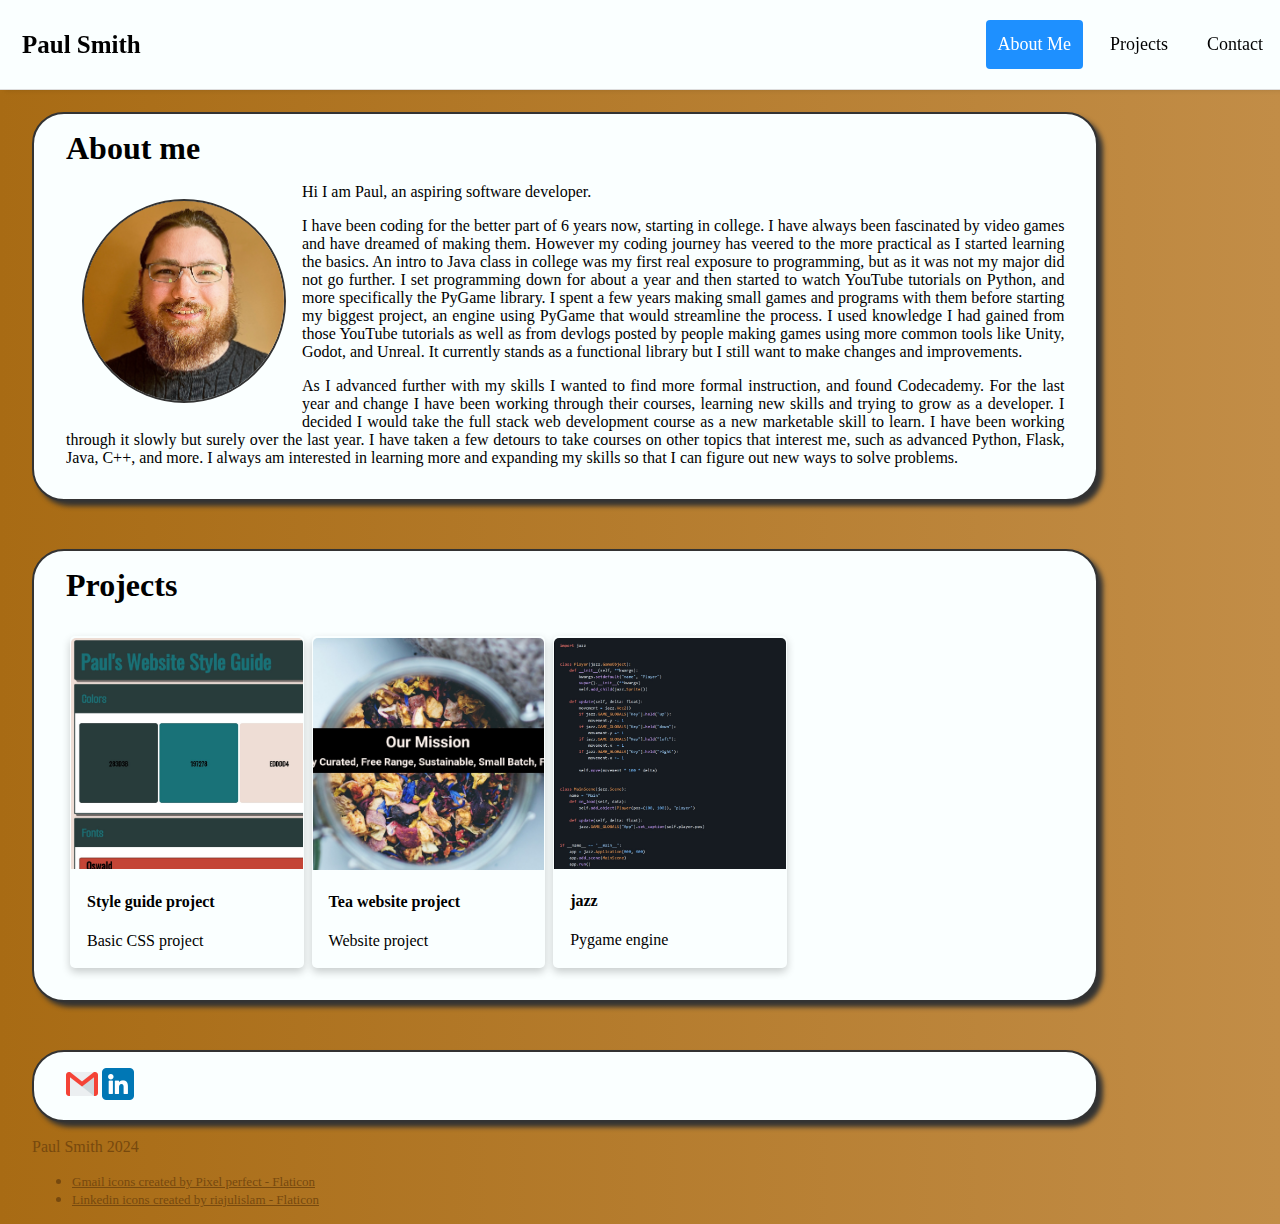
<file: index.html>
<!DOCTYPE html5>
<head>
    <title>Paul's Portfolio Page</title>
    <link rel="stylesheet" href="./styles/index-styles.css" type="text/css">
</head>

<header>
<a href="#default" class="logo">Paul Smith</a>
  <nav class="header-right">
    <a class="active" href="#aboutMe">About Me</a>
    <a href="#projects">Projects</a>
    <a href="#contact">Contact</a>
  </nav>
</header>
 
<body>
  <article id="aboutMe"> <!-- Bio article element-->
    <h1>About me</h1>
    <div class="portrait">
      <img src="./Media/paul_headshot.JPG" id="headshot">
    </div>
    <div class="bio">
      <p>
	Hi I am Paul, an aspiring software developer.
      </p>
      <p>
	I have been coding for the better part of 6 years now, starting in college. I have always been fascinated by video games and have dreamed of making them. However my coding journey has veered to the more practical as I started learning the basics. An intro to Java class in college was my first real exposure to programming, but as it was not my major did not go further. I set programming down for about a year and then started to watch YouTube tutorials on Python, and more specifically the PyGame library. I spent a few years making small games and programs with them before starting my biggest project, an engine using PyGame that would streamline the process. I used knowledge I had gained from those YouTube tutorials as well as from devlogs posted by people making games using more common tools like Unity, Godot, and Unreal. It currently stands as a functional library but I still want to make changes and improvements.
      </p>
      <p>
	As I advanced further with my skills I wanted to find more formal instruction, and found Codecademy. For the last year and change I have been working through their courses, learning new skills and trying to grow as a developer. I decided I would take the full stack web development course as a new marketable skill to learn. I have been working through it slowly but surely over the last year. I have taken a few detours to take courses on other topics that interest me, such as advanced Python, Flask, Java, C++, and more. I always am interested in learning more and expanding my skills so that I can figure out new ways to solve problems.
      </p>
    </div>
  </article>
  <article id="projects">
    <h1>Projects</h1>
    <div class="cards">
      <a href="./Codecademy/website-style-guide.html" class="card">
	      <div>
	        <img src="./Media/Style-Guide-Thumbnail.jpg" alt="Style Guide" style="width:100%; height:auto;">
	        <div class="container">
	          <h4><b>Style guide project</b></h4>
	          <p>Basic CSS project</p>
	        </div>
	      </div>
      </a>
      <a href="./Codecademy/tea-cozy.html" class="card">
	      <div>
	        <img src="./Media/Tea-Site-Thumbnail.jpg" alt="Tea Website" style="width:100%; height:auto;">
	        <div class="container">
	          <h4><b>Tea website project</b></h4>
	          <p>Website project</p>
	        </div>
	      </div>
      </a>
      <a href="https://github.com/Fourineye/jazz" class="card">
        <div>
          <img src="./Media/jazz.jpg" alt="Code Snippet" style="width:100%; height:auto;">
          <div class="container">
            <h4><b>jazz</b></h4>
            <p>Pygame engine</p>
          </div>
        </div>
      </a>
    </div> 
  </article>
  <article id="contact">
    <div>
      <a href="mailto:paulsmith8812@gmail.com">
        <img src="./Media/gmail.png" alt="Email" style="width:2rem; height:auto">
      </a>
      <a href="https://www.linkedin.com/in/paul-smith-772421145">
        <img src="./Media/linkedin.png" alt="LinkedIn" style="width:2rem; height:auto">
      </a>
    </div>
  </article>
</body>
<footer>
  <p>Paul Smith 2024</p>
  <ul>
    <li>
      <a href="https://www.flaticon.com/free-icons/gmail" title="gmail icons">Gmail icons created by Pixel perfect - Flaticon</a>
    </li>
    <li>
      <a href="https://www.flaticon.com/free-icons/linkedin" title="linkedin icons">Linkedin icons created by riajulislam - Flaticon</a>
    </li>
  </ul>
</footer>
</file>
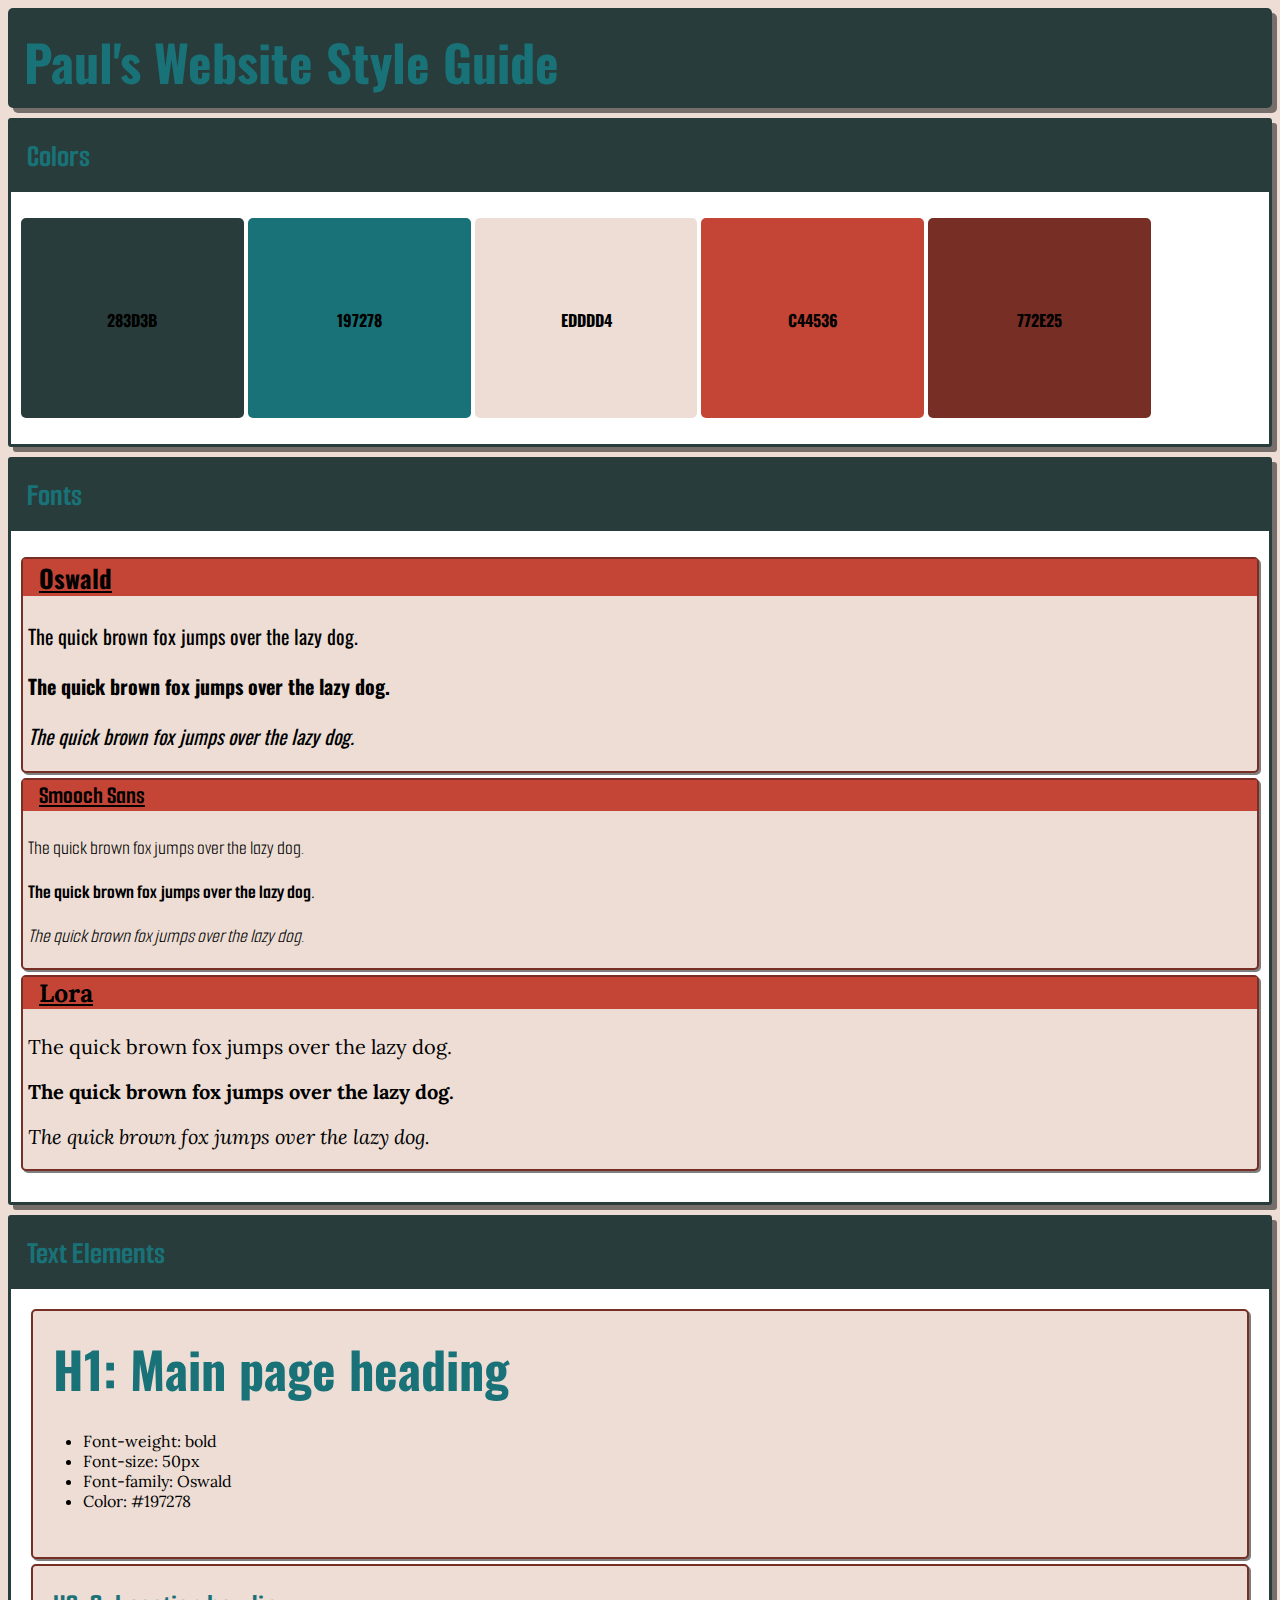
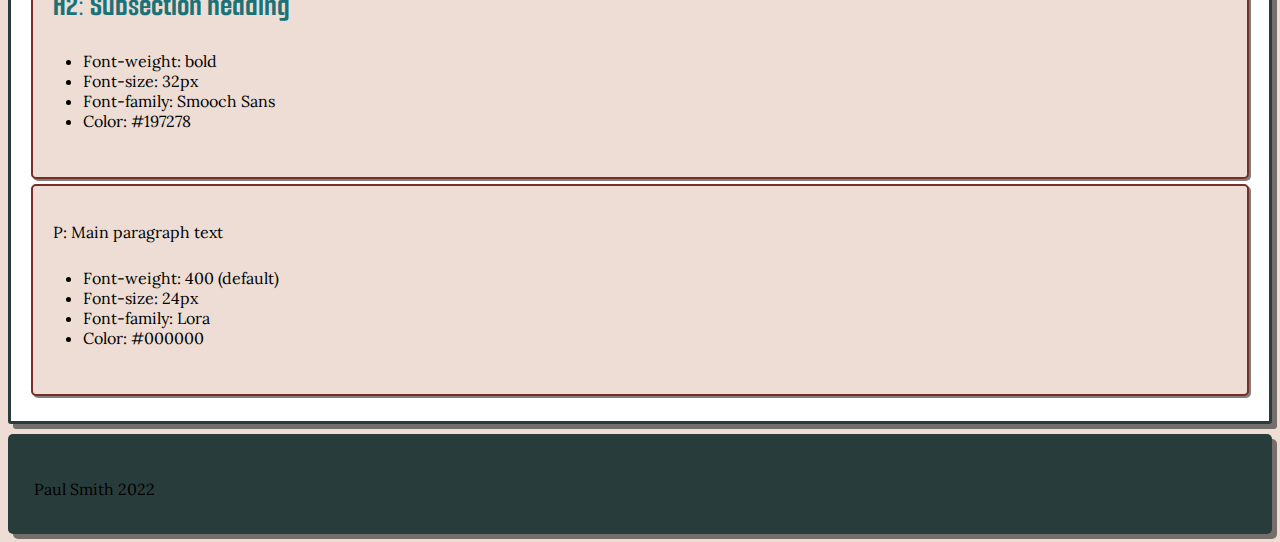
<file: Codecademy/website-style-guide/index.html>
<!DOCTYPE html>
<html>
    <head>
        <title>Style Guide</title>
        <link href="./styles.css" type="text/css" rel="stylesheet">
        <link rel="preconnect" href="https://fonts.googleapis.com">
        <link rel="preconnect" href="https://fonts.gstatic.com" crossorigin>
        <link href="https://fonts.googleapis.com/css2?family=Lora&family=Oswald&family=Smooch+Sans&display=swap" rel="stylesheet">
    </head>
    <body>
        <header>
            <h1>Paul's Website Style Guide</h1> 
        </header>
        <section class="color-container">
            <h2>Colors</h2>
            <ul>
                <li id="palette-1">283D3B</li>
                <li id="palette-2">197278</li>
                <li id="palette-3">EDDDD4</li>
                <li id="palette-4">C44536</li>
                <li id="palette-5">772E25</li>
            </ul>
        </section>
        <section class="font-container">
            <h2>Fonts</h2>
            <ul>
                <li>
                    <div class="oswald">
                        <h3>Oswald</h3>
                        <p>The quick brown fox jumps over the lazy dog.</p>
                        <p class="bold">The quick brown fox jumps over the lazy dog.</p>
                        <p class="italic">The quick brown fox jumps over the lazy dog.</p>
                    </div>
                </li>
                <li>
                    <div class="smooch-sans">
                        <h3>Smooch Sans</h3>
                        <p>The quick brown fox jumps over the lazy dog.</p>
                        <p class="bold">The quick brown fox jumps over the lazy dog.</p>
                        <p class="italic">The quick brown fox jumps over the lazy dog.</p>
                    </div>
                </li>
                <li>
                    <div class="lora">
                        <h3>Lora</h3>
                        <p>The quick brown fox jumps over the lazy dog.</p>
                        <p class="bold">The quick brown fox jumps over the lazy dog.</p>
                        <p class="italic">The quick brown fox jumps over the lazy dog.</p>
                    </div>
                </li>
            </ul>
        </section>
        <section class="text-element-container">
            <h2>Text Elements</h2>
            <div>
                <div class="h1-example">
                    <h1>H1: Main page heading</h1>
                    <ul>
                        <li>Font-weight: bold</li>
                        <li>Font-size: 50px</li>
                        <li>Font-family: Oswald</li>
                        <li>Color: #197278</li>
                    </ul>
                </div>
                <div class="h2-example">
                    <h2>H2: Subsection heading</h2>
                    <ul>
                        <li>Font-weight: bold</li>
                        <li>Font-size: 32px</li>
                        <li>Font-family: Smooch Sans</li>
                        <li>Color: #197278</li>
                    </ul>
                </div>
                <div class="p-example">
                    <p>P: Main paragraph text</p>
                    <ul>
                        <li>Font-weight: 400 (default)</li>
                        <li>Font-size: 24px</li>
                        <li>Font-family: Lora</li>
                        <li>Color: #000000</li>
                    </ul>
                </div>
            </div>
        </section>
        <footer>
            <ul>
                <li>Paul Smith 2022</li>
            </ul>
        </footer>
    </body>
</html>
</file>
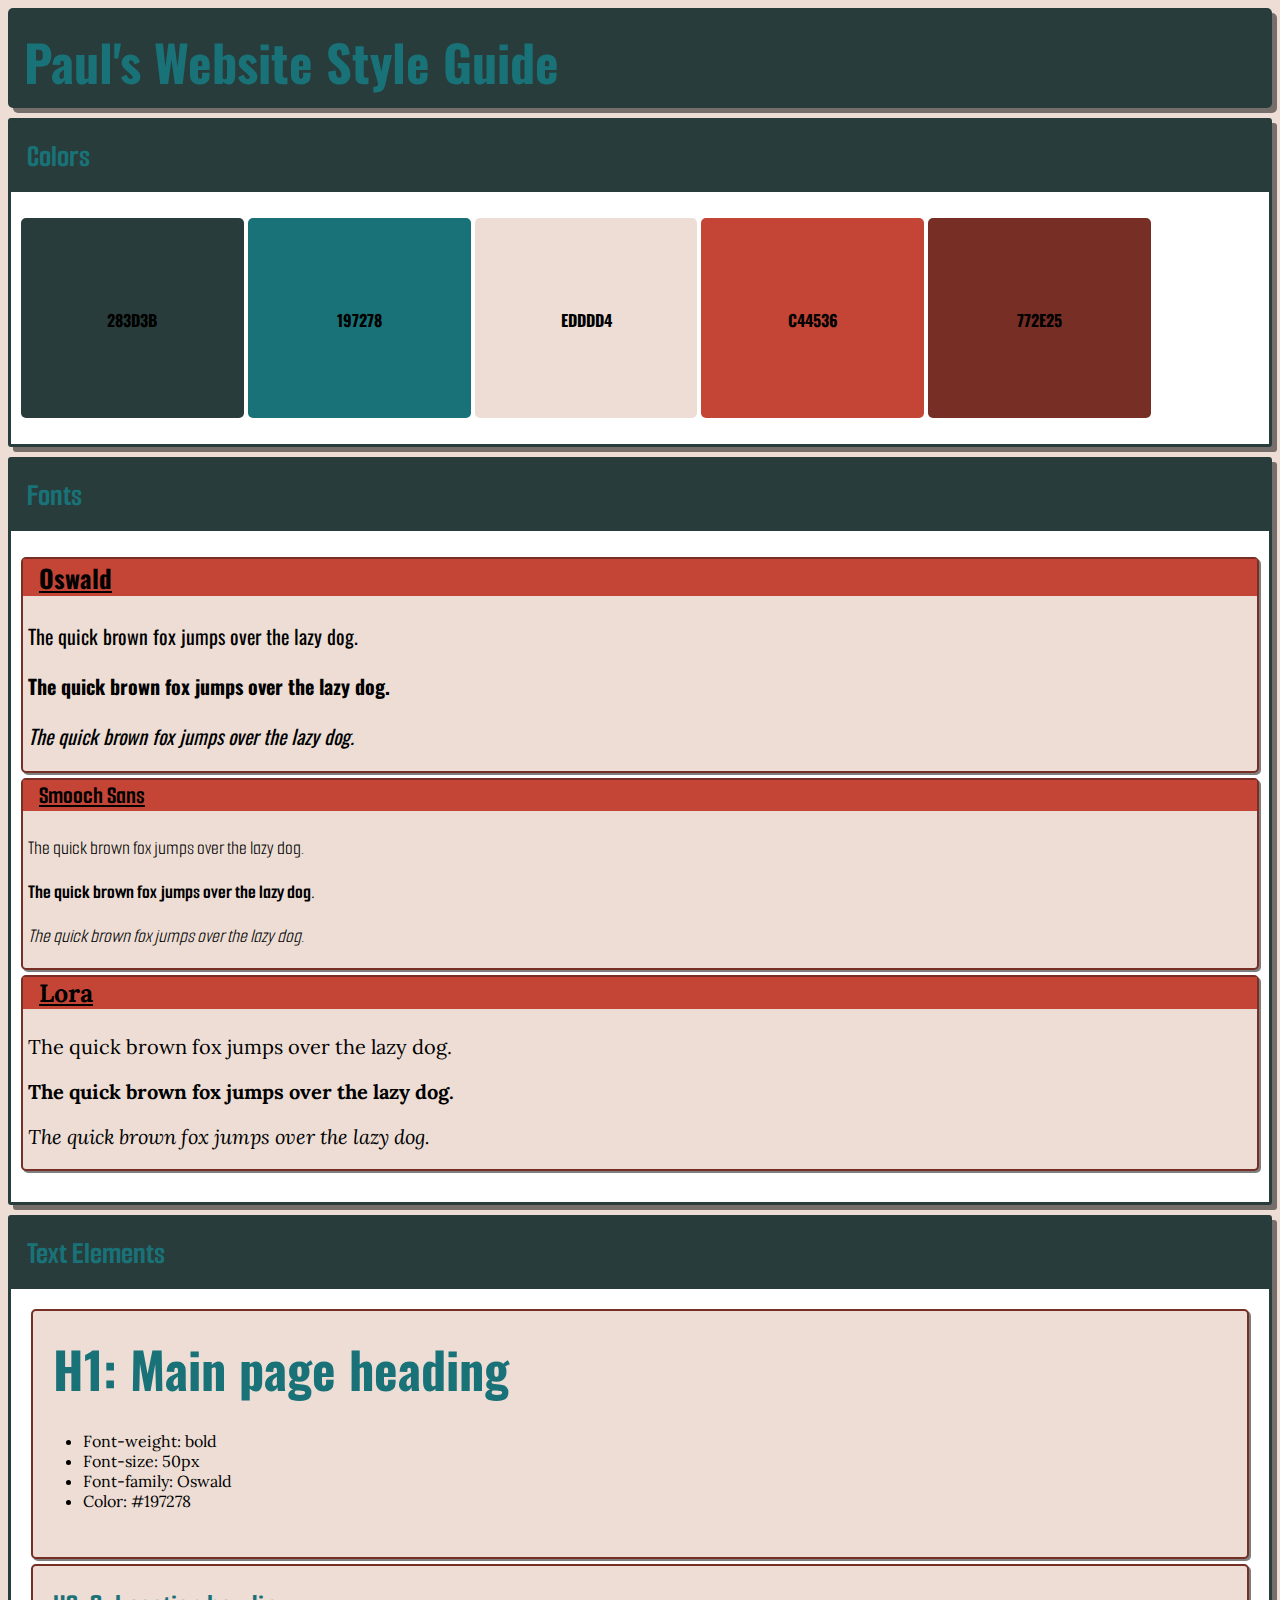
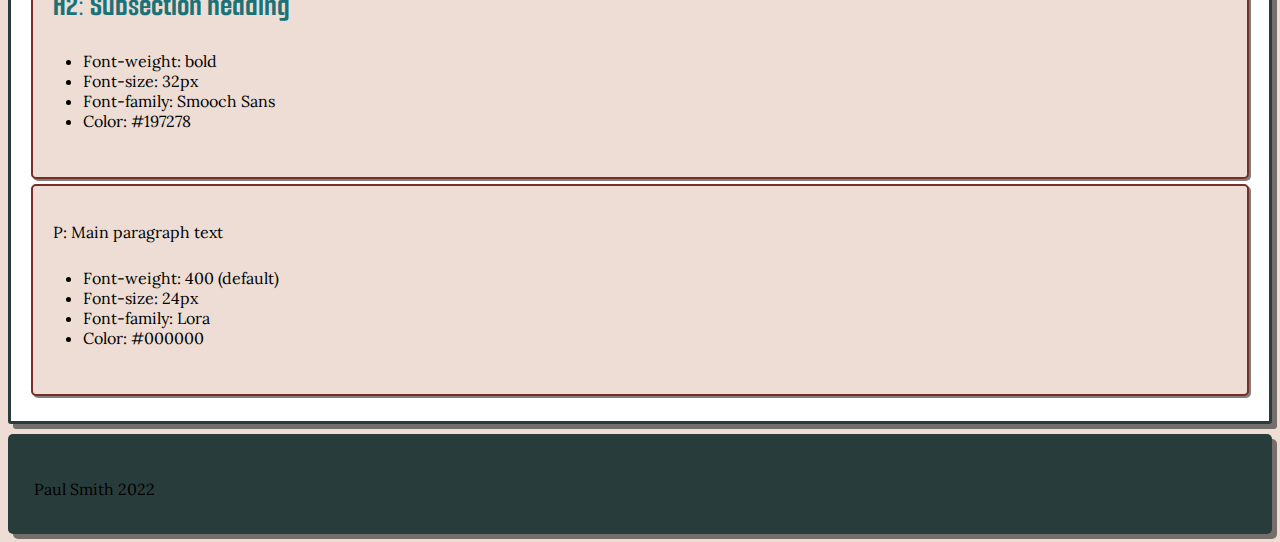
<file: Codecademy/website-style-guide.html>
<!DOCTYPE html>
<html>
    <head>
        <title>Style Guide</title>
        <link href="./styles/website-style-guide-styles.css" type="text/css" rel="stylesheet">
        <link rel="preconnect" href="https://fonts.googleapis.com">
        <link rel="preconnect" href="https://fonts.gstatic.com" crossorigin>
        <link href="https://fonts.googleapis.com/css2?family=Lora&family=Oswald&family=Smooch+Sans&display=swap" rel="stylesheet">
    </head>
    <body>
        <header>
            <h1>Paul's Website Style Guide</h1> 
        </header>
        <section class="color-container">
            <h2>Colors</h2>
            <ul>
                <li id="palette-1">283D3B</li>
                <li id="palette-2">197278</li>
                <li id="palette-3">EDDDD4</li>
                <li id="palette-4">C44536</li>
                <li id="palette-5">772E25</li>
            </ul>
        </section>
        <section class="font-container">
            <h2>Fonts</h2>
            <ul>
                <li>
                    <div class="oswald">
                        <h3>Oswald</h3>
                        <p>The quick brown fox jumps over the lazy dog.</p>
                        <p class="bold">The quick brown fox jumps over the lazy dog.</p>
                        <p class="italic">The quick brown fox jumps over the lazy dog.</p>
                    </div>
                </li>
                <li>
                    <div class="smooch-sans">
                        <h3>Smooch Sans</h3>
                        <p>The quick brown fox jumps over the lazy dog.</p>
                        <p class="bold">The quick brown fox jumps over the lazy dog.</p>
                        <p class="italic">The quick brown fox jumps over the lazy dog.</p>
                    </div>
                </li>
                <li>
                    <div class="lora">
                        <h3>Lora</h3>
                        <p>The quick brown fox jumps over the lazy dog.</p>
                        <p class="bold">The quick brown fox jumps over the lazy dog.</p>
                        <p class="italic">The quick brown fox jumps over the lazy dog.</p>
                    </div>
                </li>
            </ul>
        </section>
        <section class="text-element-container">
            <h2>Text Elements</h2>
            <div>
                <div class="h1-example">
                    <h1>H1: Main page heading</h1>
                    <ul>
                        <li>Font-weight: bold</li>
                        <li>Font-size: 50px</li>
                        <li>Font-family: Oswald</li>
                        <li>Color: #197278</li>
                    </ul>
                </div>
                <div class="h2-example">
                    <h2>H2: Subsection heading</h2>
                    <ul>
                        <li>Font-weight: bold</li>
                        <li>Font-size: 32px</li>
                        <li>Font-family: Smooch Sans</li>
                        <li>Color: #197278</li>
                    </ul>
                </div>
                <div class="p-example">
                    <p>P: Main paragraph text</p>
                    <ul>
                        <li>Font-weight: 400 (default)</li>
                        <li>Font-size: 24px</li>
                        <li>Font-family: Lora</li>
                        <li>Color: #000000</li>
                    </ul>
                </div>
            </div>
        </section>
        <footer>
            <ul>
                <li>Paul Smith 2022</li>
            </ul>
        </footer>
    </body>
</html>
</file>
<file: styles/index-styles.css>
/*Page Styles*/
html {
    background:linear-gradient(to right, #a86b14, #c28d47);
    padding:0;
    margin:0;
}

body {
    padding-top:4em;
    padding-left:2em;
    margin:0;
}

h1 {
    font-size:2rem;
    margin:0 0 1rem 0;
}

/*Header Styles*/
/* Style the header with a grey background and some padding */
header {
  overflow: hidden;
  padding: 20px 10px;
  position:fixed;
  z-index:1;
  top:0;
  left:0;
  width:100%;
  margin-top:0;
  background:#FAFFFF;
  border-bottom:1px solid #DDD;
  box-shadow: 5px 0px 5px #1112;
}

/* Style the header links */
header a {
  float: left;
  color: black;
  text-align: center;
  padding: 12px;
  margin-right:15px;
  text-decoration: none;
  font-size: 18px;
  line-height: 25px;
  border-radius: 4px;
}

/* Style the logo link (notice that we set the same value of line-height and font-size to prevent the header to increase when the font gets bigger */
header a.logo {
  font-size: 25px;
  font-weight: bold;
}

/* Change the background color on mouse-over */
header a:hover {
  background-color: #ddd;
  color: black;
}

/* Style the active/current link*/
header a.active {
  background-color: dodgerblue;
  color: white;
}

/* Float the link section to the right */
.header-right {
  float: right;
}

/* Add media queries for responsiveness - when the screen is 500px wide or less, stack the links on top of each other */
@media screen and (max-width: 500px) {
  header a {
    float: none;
    display: block;
    text-align: left;
  }
  header-right {
    float: none;
  }
}

/*Article Style------------------------------------------------------------------------*/
article {
    margin-top:3em;
    width:80%;
    background:#FAFFFF;
    border: 2px solid #333;
    border-radius: 2em;
    box-shadow:5px 5px 5px #333;
    padding: 1em 2em 1em 2em;
}

/*Bio Styles-------------------------------------------------------------------------*/

#aboutMe p {
  text-align: justify;
  font-size: 1rem;
}

.portrait {
    grid-area: 1/2/3/3;
    display: inline-block;
    width: 200px;
    height: 200px;
    overflow: hidden;
    border: 2px solid #333;
    border-radius: 50%;
    box-shadow:inset 5px 5px 5px #222;
    float: left;
    margin: 1em;
}

.portrait img {
    width: 100%;
    height: auto;
    margin-top: -25px;
}


/*Projects Styles*/
#projects a {
  outline: none;
  text-decoration: none;
  padding: 2px 1px 0;
}

#projects a:link {
  color: #000;
}

#projects a:visited {
  color: #006;
}

#projects a:focus {
  background: #c28d47;
  box-shadow: 0 8px 16px 0 rgba(0,0,0,0.2);
}

#projects a:hover {
  background:#c28d47;
  box-shadow: 0 8px 16px 0 rgba(0,0,0,0.2);
}

#projects a:active {
  background: #c28d47;
  box-shadow: 0 8px 16px 0 rgba(0,0,0,0.2);
  color: #006;
}

.cards {
    display:flex;
    flex-wrap:wrap;
}

.card {
  /* Add shadows to create the "card" effect */
  box-shadow: 0 4px 8px 0 rgba(0,0,0,0.2);
  transition: 0.3s;
  flex: 1 0 500px;
  box-sizing: border-box;
  margin: 1rem .25em;
  border-radius:5px;
}

.card img {
    border-radius: 5px 5px 0 0;
}

/* Add some padding inside the card container */
.container {
  padding: 2px 16px;
}
 
@media screen and (min-width: 40em) {
    .card {
       max-width: calc(50% -  1em);
    }
}
 
@media screen and (min-width: 60em) {
    .card {
        max-width: calc(25% - 1em);
    }
}
/* Contact Style------------------------------------------------------------------------*/
#contact a {
  outline: none;
  text-decoration: none;
  /*padding: 2px 1px 0;*/
}

#contact a:link {
  color: #000;
}

#contact a:visited {
  color: #006;
}

#contact a:focus {
  box-shadow: 0 8px 16px 0 rgba(0,0,0,0.2);
}

#contact a:hover {
  box-shadow: 0 8px 16px 0 rgba(0,0,0,0.2);
}

#contact a:active {
  box-shadow: 0 8px 16px 0 rgba(0,0,0,0.2);
  color: #006;
}

/* Footer Style------------------------------------------------------------------------*/
footer {
  color: #77490e;
}

footer a {
  font-size: small;
  color: #77490e;
}
</file>
<file: Codecademy/website-style-guide/styles.css>
html {
    font-family: 'Oswald', sans-serif;
    background-color: #EDDDD4;
    margin: 0;
}

header {
    box-sizing: border-box;
    border-radius: 5px;
    background-color:#283D3B;
    height: 100px;
    width: 100%;
    padding:1rem;
    margin-bottom: 10px;
    box-shadow: 5px 5px rgba(0, 0, 0, 0.5);
}

footer {
    box-sizing: border-box;
    border-radius: 5px;
    background-color:#283D3B;
    height: 100px;
    width: 100%;
    padding:1rem;
    margin-top: 10px;
    box-shadow: 5px 5px rgba(0, 0, 0, 0.5);
}

h1 {
    margin:auto;
    font-size: 50px;
    color:#197278;
}

ul{
    padding: 10px;
}

li {
    font-family: 'Lora', serif;
}

section {
    margin-top: 10px;
    border: 3px solid #283D3B;
    border-radius: 3px;
    background-color: #FFF;
    box-shadow: 5px 5px rgba(0, 0, 0, 0.5);
    padding: 0;
}

section h2 {
    font-family: 'Smooch Sans', sans-serif;
    font-size: 32px;
    background-color: #283D3B;
    margin:0 auto;
    color:#197278;
    padding: 1rem;
}

footer li {
    display: inline-block;
}

.color-container li {
    font-family: 'Oswald', sans-serif;
    box-sizing: border-box;
    display: inline-block;
    border-radius: 5px;
    height: 200px;
    width: 18%;
    text-align: center;
    font-weight: bold;
    padding: 90px 1em;
}

#palette-1 {
    background-color: #283D3B;
}

#palette-2 {
    background-color: #197278;
}

#palette-3 {
    background-color: #EDDDD4;
}

#palette-4 {
    background-color: #C44536;
}

#palette-5 {
    background-color: #772E25;
}

.font-container h3 {
    padding-left: 1rem;
    font-size: 25px;
    font-weight: bold;
    text-decoration: underline;
    background-color: #C44536;
    margin-top: 0;
}

.font-container p {
    font-size: 20px;
    margin-left: 5px;
}

.font-container li {
    display: block;
    background-color: #EDDDD4;
    border: 2px solid #772E25;
    border-radius: 5px;
    margin-bottom: 5px;
    box-shadow: 2px 2px rgba(0, 0, 0, 0.5);
}

.oswald {
    font-family: 'Oswald', sans-serif;
}

.smooch-sans {
    font-family: 'Smooch Sans', sans-serif;
}

.lora {
    font-family: 'Lora', serif;
}

.bold {
    font-weight: bold;
}

.italic {
    font-style: italic;
}

.text-element-container ul {
    margin-left: 20px;
}

.text-element-container div {
    padding: 20px;
}

.h1-example {
    display: block;
    background-color: #EDDDD4;
    border: 2px solid #772E25;
    border-radius: 5px;
    margin-bottom: 5px;
    box-shadow: 2px 2px rgba(0, 0, 0, 0.5);
}

.h2-example {
    display: block;
    background-color: #EDDDD4;
    border: 2px solid #772E25;
    border-radius: 5px;
    margin-bottom: 5px;
    box-shadow: 2px 2px rgba(0, 0, 0, 0.5);
}

.p-example {
    font-family: 'Lora', serif;
    display: block;
    background-color: #EDDDD4;
    border: 2px solid #772E25;
    border-radius: 5px;
    margin-bottom: 5px;
    box-shadow: 2px 2px rgba(0, 0, 0, 0.5);
}

.h2-example h2 {
    font-family: 'Smooch Sans', sans-serif;
    font-size: 32px;
    background-color: transparent;
    color:#197278;
    padding: 0;
}
</file>
<file: Codecademy/styles/website-style-guide-styles.css>
html {
    font-family: 'Oswald', sans-serif;
    background-color: #EDDDD4;
    margin: 0;
}

header {
    box-sizing: border-box;
    border-radius: 5px;
    background-color:#283D3B;
    height: 100px;
    width: 100%;
    padding:1rem;
    margin-bottom: 10px;
    box-shadow: 5px 5px rgba(0, 0, 0, 0.5);
}

footer {
    box-sizing: border-box;
    border-radius: 5px;
    background-color:#283D3B;
    height: 100px;
    width: 100%;
    padding:1rem;
    margin-top: 10px;
    box-shadow: 5px 5px rgba(0, 0, 0, 0.5);
}

h1 {
    margin:auto;
    font-size: 50px;
    color:#197278;
}

ul{
    padding: 10px;
}

li {
    font-family: 'Lora', serif;
}

section {
    margin-top: 10px;
    border: 3px solid #283D3B;
    border-radius: 3px;
    background-color: #FFF;
    box-shadow: 5px 5px rgba(0, 0, 0, 0.5);
    padding: 0;
}

section h2 {
    font-family: 'Smooch Sans', sans-serif;
    font-size: 32px;
    background-color: #283D3B;
    margin:0 auto;
    color:#197278;
    padding: 1rem;
}

footer li {
    display: inline-block;
}

.color-container li {
    font-family: 'Oswald', sans-serif;
    box-sizing: border-box;
    display: inline-block;
    border-radius: 5px;
    height: 200px;
    width: 18%;
    text-align: center;
    font-weight: bold;
    padding: 90px 1em;
}

#palette-1 {
    background-color: #283D3B;
}

#palette-2 {
    background-color: #197278;
}

#palette-3 {
    background-color: #EDDDD4;
}

#palette-4 {
    background-color: #C44536;
}

#palette-5 {
    background-color: #772E25;
}

.font-container h3 {
    padding-left: 1rem;
    font-size: 25px;
    font-weight: bold;
    text-decoration: underline;
    background-color: #C44536;
    margin-top: 0;
}

.font-container p {
    font-size: 20px;
    margin-left: 5px;
}

.font-container li {
    display: block;
    background-color: #EDDDD4;
    border: 2px solid #772E25;
    border-radius: 5px;
    margin-bottom: 5px;
    box-shadow: 2px 2px rgba(0, 0, 0, 0.5);
}

.oswald {
    font-family: 'Oswald', sans-serif;
}

.smooch-sans {
    font-family: 'Smooch Sans', sans-serif;
}

.lora {
    font-family: 'Lora', serif;
}

.bold {
    font-weight: bold;
}

.italic {
    font-style: italic;
}

.text-element-container ul {
    margin-left: 20px;
}

.text-element-container div {
    padding: 20px;
}

.h1-example {
    display: block;
    background-color: #EDDDD4;
    border: 2px solid #772E25;
    border-radius: 5px;
    margin-bottom: 5px;
    box-shadow: 2px 2px rgba(0, 0, 0, 0.5);
}

.h2-example {
    display: block;
    background-color: #EDDDD4;
    border: 2px solid #772E25;
    border-radius: 5px;
    margin-bottom: 5px;
    box-shadow: 2px 2px rgba(0, 0, 0, 0.5);
}

.p-example {
    font-family: 'Lora', serif;
    display: block;
    background-color: #EDDDD4;
    border: 2px solid #772E25;
    border-radius: 5px;
    margin-bottom: 5px;
    box-shadow: 2px 2px rgba(0, 0, 0, 0.5);
}

.h2-example h2 {
    font-family: 'Smooch Sans', sans-serif;
    font-size: 32px;
    background-color: transparent;
    color:#197278;
    padding: 0;
}
</file>
